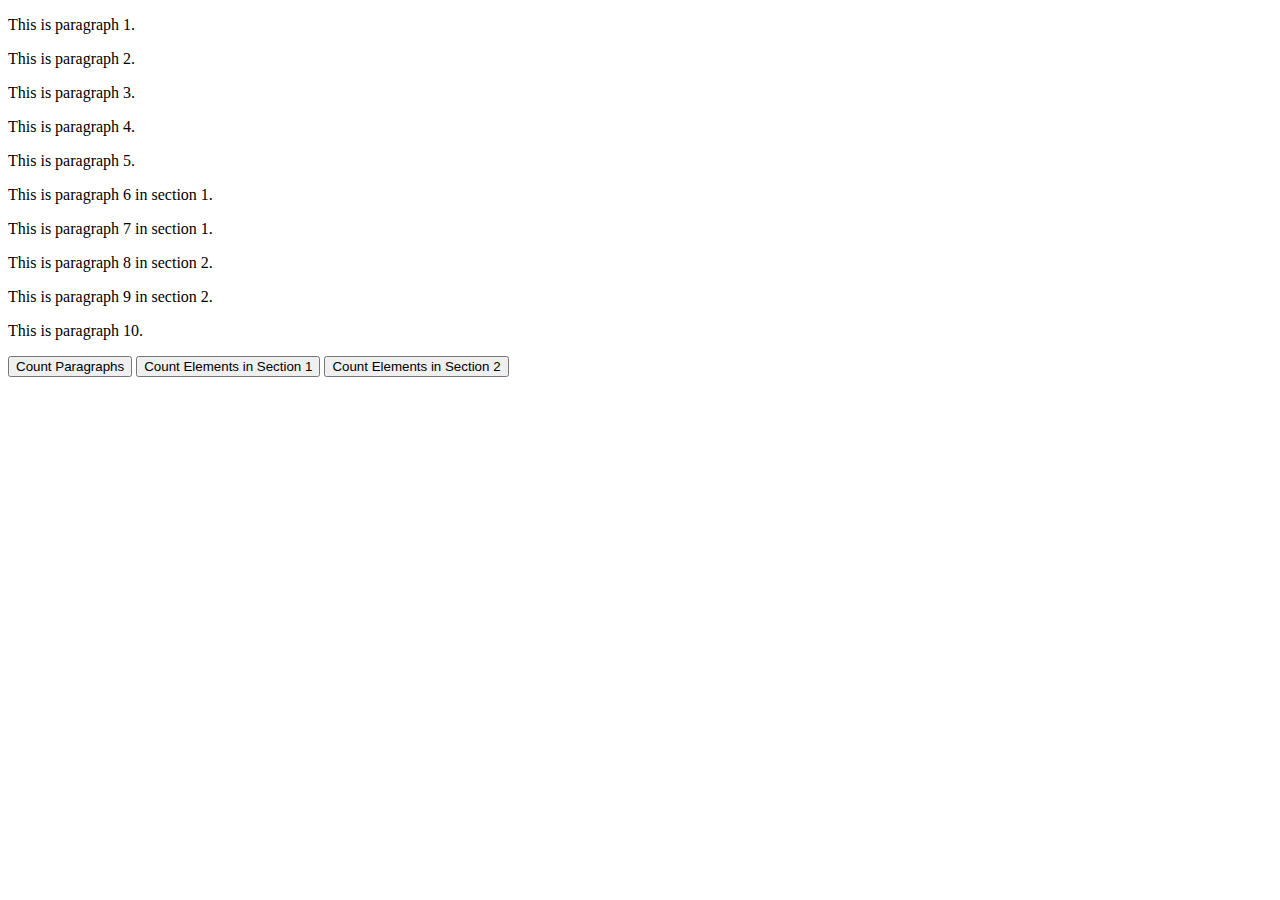
<file: index.html>
<!DOCTYPE html>
<html lang="en">
<head>
    <meta charset="UTF-8">
    <meta name="viewport" content="width=device-width, initial-scale=1.0">
    <title>Document</title>
    <script src="main.js" defer></script>
</head>
<body>
    <div>
        <p>This is paragraph 1.</p>
        <p>This is paragraph 2.</p>
        <p>This is paragraph 3.</p>
        <p>This is paragraph 4.</p>
        <p>This is paragraph 5.</p>
    </div>
    <div id="section1">
        <p>This is paragraph 6 in section 1.</p>
        <p>This is paragraph 7 in section 1.</p>
    </div>

    <div id="section2">
        <p>This is paragraph 8 in section 2.</p>
        <p>This is paragraph 9 in section 2.</p>
    </div>

    <div>
        <p>This is paragraph 10.</p>
    </div>
    <button onclick="countParagraphs()">Count Paragraphs</button>
    <button onclick="countSection1Elements()">Count Elements in Section 1</button>
    <button onclick="countSection2Elements()">Count Elements in Section 2</button>
    <div id="output1"></div>
    <div id="output2"></div>
    <div id="output3"></div>
</body>
</html>
</file>
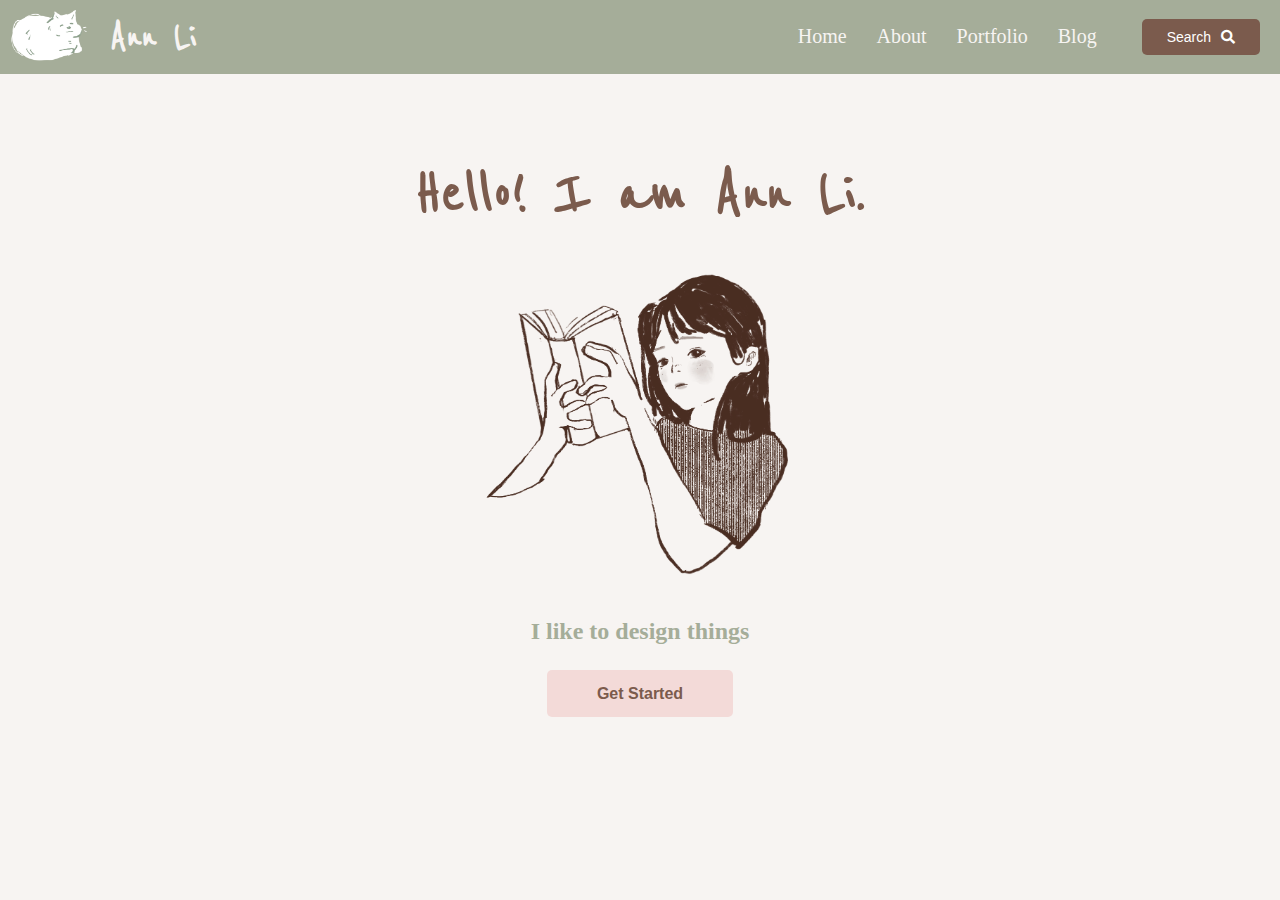
<file: Portfolio/index.html>
<!DOCTYPE html>
<html lang="en">
<head>
    <meta charset="UTF-8">
    <meta name="viewport" content="width=device-width, initial-scale=1.0">
    <title>Ann Li Portfolio</title>
    <!-- Correct Google Fonts link -->
<link href="https://fonts.googleapis.com/css2?family=Crushed&family=Reenie+Beanie&family=Roboto:wght@400;700&display=swap" rel="stylesheet">
    <!-- Correct Font Awesome link -->
    <link rel="stylesheet" href="https://cdnjs.cloudflare.com/ajax/libs/font-awesome/5.15.4/css/all.min.css">
    <link rel="stylesheet" href="styles.css">
</head>
<body>
    <header>
        <nav>
            <div class="logo">
                <img src="cat2.png" alt="Ann Li Logo" class="logo-img">
                <h1>Ann Li</h1>
            </div>
            <ul class="nav-links">
                <li><a href="#">Home</a></li>
                <li><a href="#">About</a></li>
                <li><a href="#">Portfolio</a></li>
                <li><a href="#">Blog</a></li>
            </ul>
                <button class="menu-icon"><i class="fas fa-bars"></i></button>
                <!-- Dropdown content for smaller screens -->
                <ul class="dropdown-content">
                    <li><a href="#">Home</a></li>
                    <li><a href="#">About</a></li>
                    <li><a href="#">Blog</a></li>
            </ul>
            <div class="search">
    <button>
        <span>Search</span> <!-- This will be hidden on mobile -->
        <i class="fas fa-search"></i> <!-- Only the icon will be visible on mobile -->
    </button>
</div>
        </nav>
    </header>

    <section class="middle">
        <h2>Hello! I am Ann Li.</h2>
        <img src="me.png" alt="My Image">
        <p>I like to design things</p>
        <a href="#" class="start-button">Get Started</a>
    </section>
  <script>
        const menuIcon = document.querySelector('.menu-icon');
        const dropdownContent = document.querySelector('.dropdown-content');

        // Toggle the dropdown menu on click
        menuIcon.addEventListener('click', () => {
            dropdownContent.classList.toggle('active');
        });

        // Optional: Close dropdown when clicking outside of it
        window.addEventListener('click', (event) => {
            if (!menuIcon.contains(event.target) && !dropdownContent.contains(event.target)) {
                dropdownContent.classList.remove('active');
            }
        });
    </script>
</body>
</body>
</html>
</file>
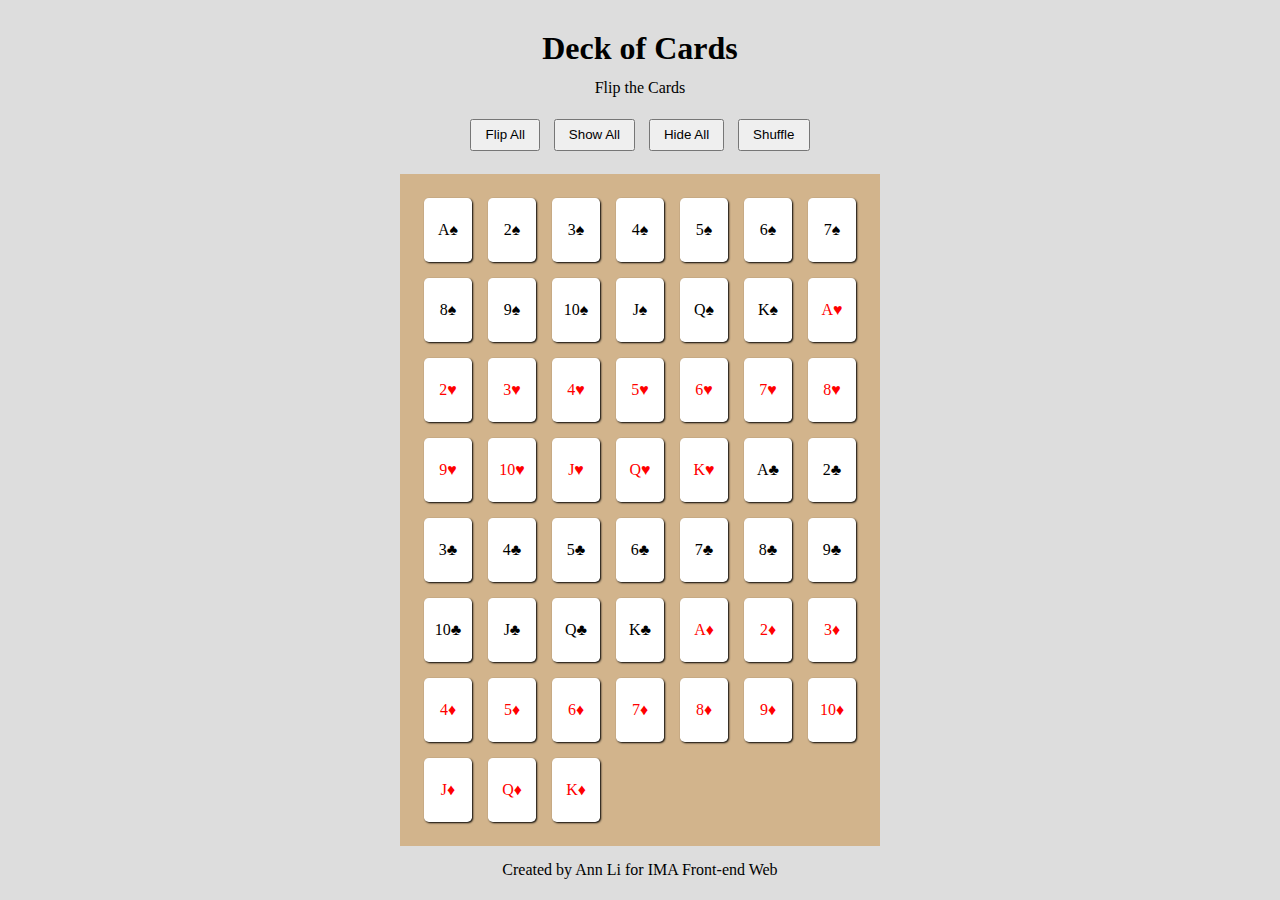
<file: Front-End-Web/Card Deck/index.html>
<!DOCTYPE html>
<html lang="en">
<head>
    <meta charset="UTF-8">
    <meta name="viewport" content="width=device-width, initial-scale=1.0">
    <title>Document</title>
    <link rel="stylesheet" href="style.css">
    <script src="main.js" defer></script>
</head>
<body>
    <header>
        <h1> Deck of Cards </h1>
        <p> Flip the Cards </p>
        <menu>
            <button id="flipAllButton"> Flip All </button>
            <button id="showAllButton"> Show All </button>
            <button id="hideAllButton"> Hide All </button>
            <button id="shuffleButton"> Shuffle </button>
        </menu>
    </header>
    <article id="mainDeck">
    </article>
    <footer>
        <p>Created by Ann Li for IMA Front-end Web</p>
    </footer>
</body>
</html>
</file>
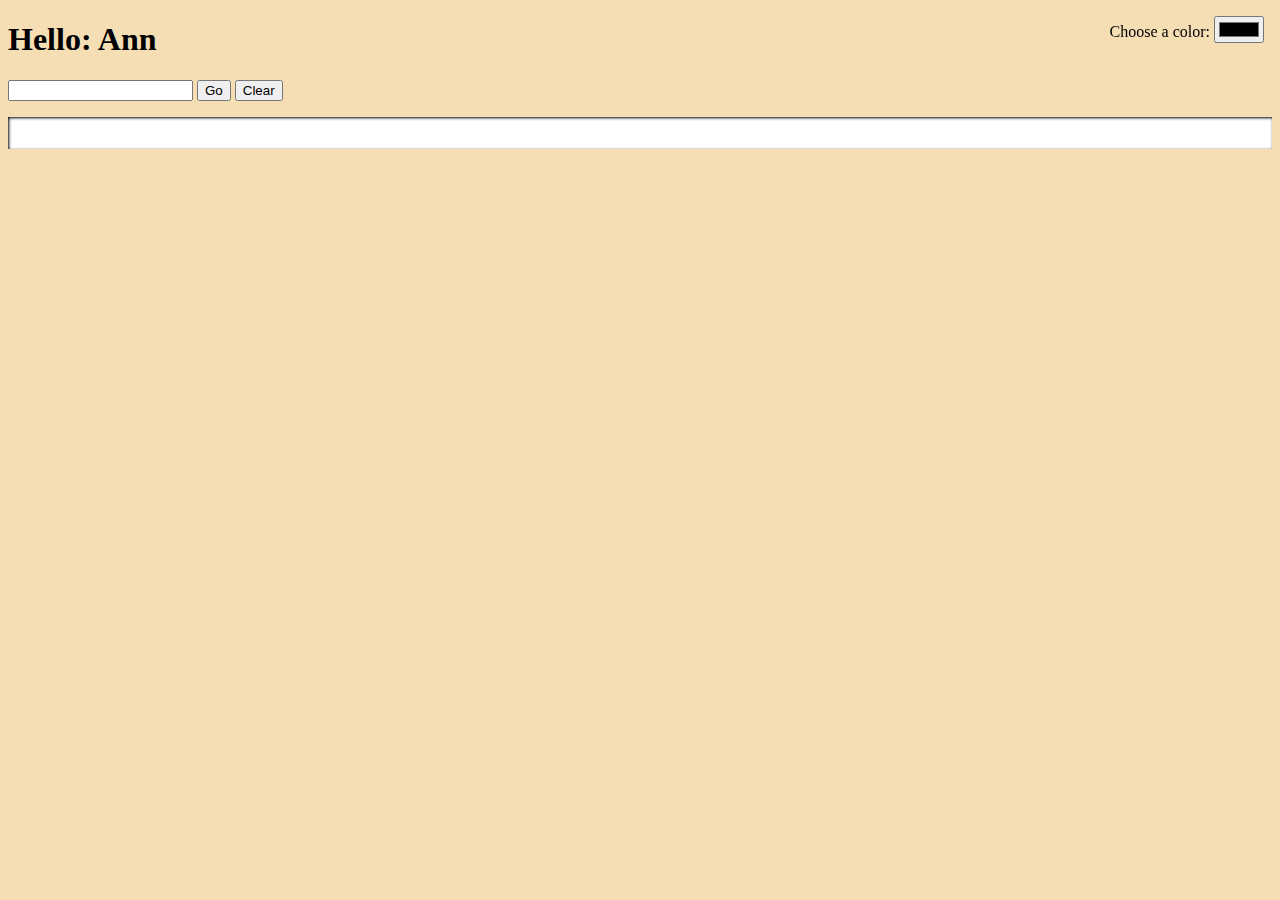
<file: Front-End-Web/Class 7/index.html>
<!DOCTYPE html>
<html lang="en">
<head>
    <meta charset="UTF-8">
    <meta name="viewport" content="width=device-width, initial-scale=1.0">
    <title>Document</title>
    <link rel="stylesheet" href="styles.css">
    <script src="main.js" defer></script> <!-- Fixed script tag -->
</head>
<body>
    <h1 id="pageHeading"> Squares Function</h1>
    <input id="maxNumInput" value = ''></input>
    <button id="goButton">Go</button>
    <button id="clearButton">Clear</button>
    <div id="displayText"></div> 

    <aside id="settingsSection">
        <label>Choose a color: </label>
        <input id="bgColorInput" type="color"/>
    </aside>
</body>
</html>
</file>
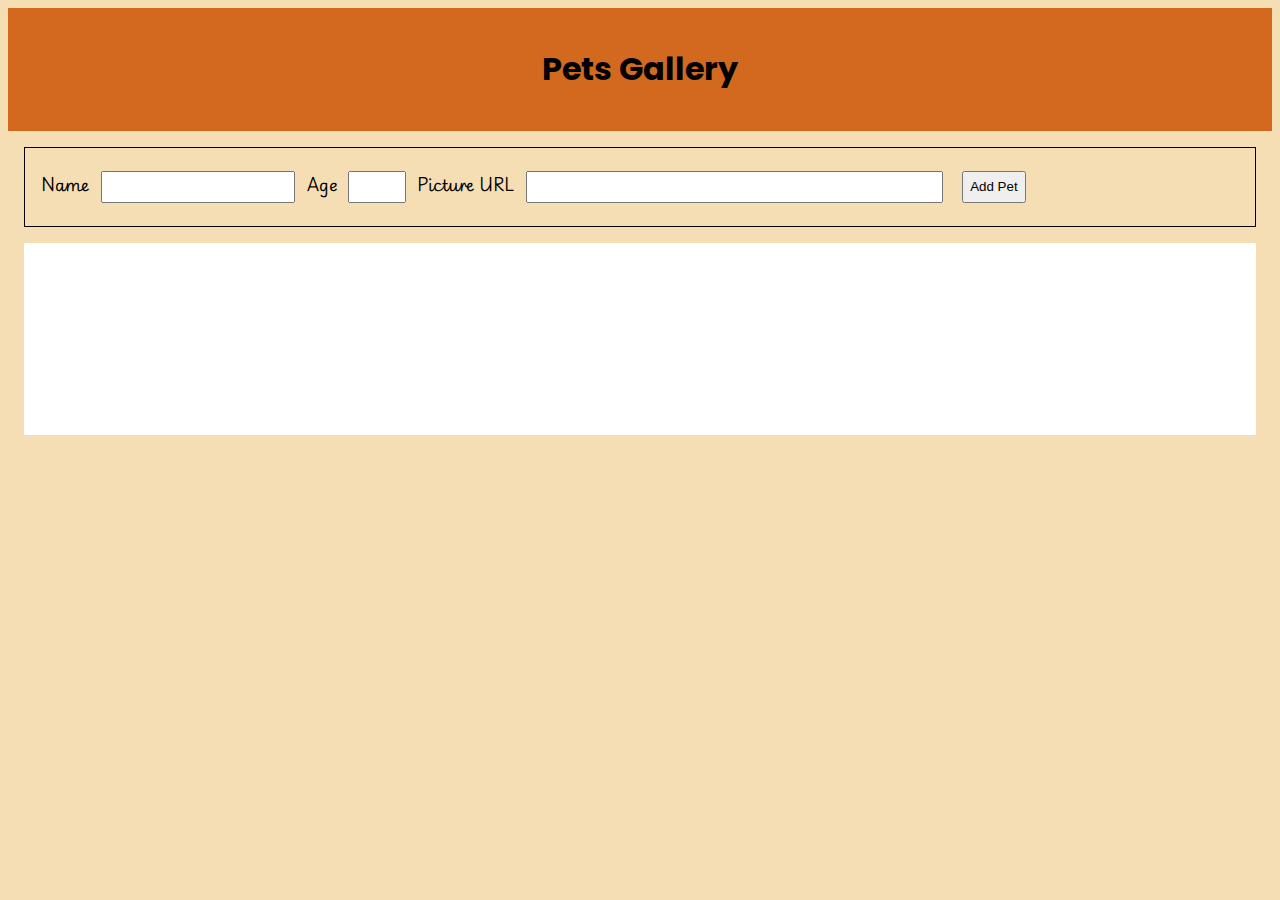
<file: Front-End-Web/Pet Gallery/index.html>
<!DOCTYPE html>
<html lang="en">
<head>
    <meta charset="UTF-8">
    <meta name="viewport" content="width=device-width, initial-scale=1.0">
    <title>Document</title>

    <link rel="stylesheet" href="styles.css"/>

    <link rel="preconnect" href="https://fonts.googleapis.com">
    <link rel="preconnect" href="https://fonts.gstatic.com" crossorigin>
    <link href="https://fonts.googleapis.com/css2?family=Playwrite+GB+S:ital,wght@0,100..400;1,100..400&family=Poppins:ital,wght@0,100;0,200;0,300;0,400;0,500;0,600;0,700;0,800;0,900;1,100;1,200;1,300;1,400;1,500;1,600;1,700;1,800;1,900&family=Poppins:ital,wght@0,100;0,200;0,300;0,400;0,500;0,600;0,700;0,800;0,900;1,100;1,200;1,300;1,400;1,500;1,600;1,700;1,800;1,900&display=swap" rel="stylesheet">  

    <script src="main.js" defer></script>

</head>
<body>
    <header>    
        <h1>Pets Gallery</h1>
    </header>
    <fieldset>
        <label>Name</label>
        <input id = "nameInput">
        <label>Age</label>
        <input id="ageInput" type="number"/>
        <label>Picture URL</label>
        <input id="pictureInput"/>
        <button id="addButton">Add Pet</button>
    </fieldset>
    <main id="petsGalleryMain">

    </main>
</body>
</html>
</file>
<file: Portfolio/styles.css>
* {
    margin: 0;
    padding: 0;
    box-sizing: border-box;
    font-family: 'Arial', sans-serif;
}

body {
    background-color: #F7F4F2; /* Off white as the overall background */
    color: #7B5B4D; /* Lighter brown for main body text */
}

header {
    background-color: #A5AD99; /* Sage Green for the header for contrast */
    padding: 10px;
    display: flex;
    justify-content: space-between;
    align-items: center;
}

.logo {
    margin-right: auto;
    display: flex;
    align-items: center;
}

.logo-img {
    width: 80px;
    height: auto;
    margin-right: 20px;
}

.logo h1 {
    font-family: 'Reenie Beanie';
    font-size: 42px;
    color: #F7F4F2; /* Off-white text for contrast on Sage Green header */
}

nav {
    display: flex;
    align-items: center;
    width: 100%;
    justify-content: flex-end;
}

.menu-icon {
    display: none; /* Hidden by default */
}

.dropdown-content {
    display: none; /* Hidden by default */
}

.nav-links {
    list-style: none;
    display: flex;
    margin-right: 20px;
}

.nav-links li {
    margin: 0 15px;
}

.nav-links a {
    text-decoration: none;
    color: #F7F4F2; /* Off-white links on the Sage Green background */
    font-family: 'Crushed'; 
    font-size: 20px;
}


.search {
    display: flex;
    align-items: center;
}

.search button {
    background-color: #7B5B4D; 
    color: white; 
    border: none;
    padding: 10px 25px;
    margin-left: 10px;
    margin-right: 10px;
    border-radius: 5px;
    cursor: pointer;
    display: flex;
    align-items: center;
    justify-content: center;
    font-family: 'Roboto';
    font-size: 14px;
}

.search button span {
    margin-right: 10px;
}

.middle {
    text-align: center;
    padding: 80px 20px;
}

.middle h2 {
    font-size: 68px;
    font-family: 'Reenie Beanie';
    color: #7B5B4D; /* Lighter brown for strong contrast */
}

.middle img {
    width: 320px;
    height: auto;
    margin: 30px;
}

.middle p {
    font-family: 'Crushed';
    font-size: 24px; /* Increase size slightly for emphasis */
    font-weight: bold;
    color: #A5AD99; /* Sage Green for contrast with body text */
    margin-bottom: 40px;
}

.start-button {
    text-decoration: none;
    background-color: #F3DAD8; /* Light pink for button background */
    color: #7B5B4D; /* Lighter brown for button text */
    padding: 15px 50px;
    border-radius: 5px;
    font-weight: bold;
    cursor: pointer;
    transition: background-color 0.3s; /* Smooth transition on hover */
}

.start-button:hover {
    background-color: #7B5B4D; /* Lighter brown on hover */
    color: #F7F4F2; /* Off-white text on hover */
}

/* Additional styling for hover states */
.nav-links a:hover {
    color: #F3DAD8; /* Light pink on hover for nav links */
}

.search button:hover {
    background-color: #F3DAD8; /* Light pink on hover for the search button */
    color: #7B5B4D; /* Lighter brown text on hover for the search button */
}

/* Media Query for smaller devices (up to 768px width) */
@media (max-width: 768px) {
    header {
        padding: 10px 20px;
    }

    .logo h1 {
        font-size: 36px; /* Smaller font for the logo */
    }

    nav {
        justify-content: flex-end;
    }

    .nav-links{
        display:none;
    }

    .menu-icon {
        display: block;
        background: transparent; /* Remove default button background */
        border: none; /* Remove border */
        cursor: pointer; /* Change cursor to pointer */
        color: #F7F4F2; /* Change icon color to match the theme */
        font-size: 24px; /* Adjust size as needed */
        margin-right: 20px; /* Add margin to separate from links */
    }
    
    .menu-icon:hover {
        color: #F3DAD8; /* Change color on hover for better UX */
    }
    
    .dropdown-content {
        display: none; /* Hidden by default */
    }

    .search button {
        padding: 8px 15px; /* Smaller padding for a smaller button */
        font-size: 14px; /* Adjust font size for smaller button */
    }

    .middle h2 {
        font-size: 48px; /* Adjusted for smaller screens */
    }

    .middle img {
        width: 200px; /* Smaller image for mobile */
        height: auto;
    }

    .middle p {
        font-size: 18px; /* Slightly smaller text for mobile */
    }

    .start-button {
        font-size: 18px; /* Adjusted for smaller screens */
        padding: 10px 20px;
    }

    .dropdown-content {
        list-style: none; /* Remove bullet points from the dropdown */
        padding: 0; /* Remove default padding */
        margin: 0; /* Remove default margin */
    }

    /* Show the dropdown menu when active */
    .dropdown-content.active {
        display: flex; /* Use flex for vertical alignment */
        flex-direction: column;
        position: absolute;
        top: 60px;
        background-color: #7B5B4D; /* Matching color theme */
        padding: 10px;
        border-radius: 5px;
    }

    .dropdown-content li {
        margin: 10px 0;
    }

    .dropdown-content a {
        font-family: 'Crushed';
        color: #F7F4F2; /* Off-white links */
        text-decoration: none;
        padding: 5px 10px;
        display: block;
    }
}
/* Media Query for Phone Screen Size (up to 480px width) */
@media (max-width: 480px) {
    header {
        padding: 10px 15px; /* Adjust header padding for smaller screens */
    }

    .logo h1 {
        font-size: 28px; /* Smaller font for the logo on phone */
    }

    .search input {
        display: none; /* Hide the search input */
    }

    .search button {
        padding: 0px;
        background-color: transparent;
    }
  
  .search button:hover {
        background-color: transparent; /* Transparent background on hover */
        color: #F3DAD8; /* Change text color on hover if desired */
    }

    .search button span {
        display: none; /* Ensure any text within the button is hidden */
    }

    .middle h2 {
        font-size: 36px; /* Smaller font for middle section */
    }

    .middle img {
        width: 180px; /* Smaller image for mobile */
        height: auto;
    }

    .middle p {
        font-size: 16px; /* Slightly smaller text for mobile */
    }

    .start-button {
        font-size: 16px; /* Adjusted for smaller screens */
        padding: 8px 16px; /* Adjust padding */
    }

    /* Dropdown Menu Adjustments */
    .dropdown-content {
        right: 10px; /* Align dropdown to the left */
        padding: 8px; /* Adjust padding for dropdown */
    }

    .dropdown-content a {
        font-size: 16px; /* Smaller font size for dropdown links */
        padding: 4px 8px; /* Adjust padding for links */
    }

    .menu-icon {
        font-size: 24px; /* Increase icon size for better tap area */
    }
}
</file>
<file: Front-End-Web/Class 7/styles.css>
body{
    background-color: wheat;
}

#displayText{
    background-color: white;
    margin: 1em 0;
    padding: 1em;
    box-shadow: inset 1px 1px 3px black;

}

#settingsSection {
    position: fixed;
    top: 0;
    right: 0;
    margin: 1em; 

}
</file>
<file: Front-End-Web/Pet Gallery/styles.css>
body {
    font-family: "Playwrite GB S", serif;
    background-color: wheat;
}

h1, h2, h3 {
    font-family: Poppins;
}

body>header{
    background-color: chocolate;
    padding: 1em;
    text-align: center;
}



.error{
    border: solid 2px red;
}

body>header>h1 {
    font-size: 2em;
    font-weight: bold;
}

h2 {
    font-size: 1.5em;
    font-weight: bold;
  }
  

body>fieldset{
    padding: 1em;
    border: solid 1px black;
    margin: 1em;
}

input, button{
    margin: 0.5em;
    padding: 0.5em;
}

#petsGalleryMain{
    background-color: white;
    min-height: 10em;
    margin: 1em;
    padding: 1em;
    display: flex;
    flex-wrap: wrap;
}

#petsGalleryMain>section{
    margin: 1em;
}
#petsGalleryMain>section>img{
    width: 10em;
    height: 10em;
    object-fit: cover;
}

#ageInput {
    width: 3em;
}

#pictureInput {
    width: 30em;
}
</file>
<file: Front-End-Web/Card Deck/style.css>
/* http://meyerweb.com/eric/tools/css/reset/ 
   v2.0 | 20110126
   License: none (public domain)
*/

html, body, div, span, applet, object, iframe,
h1, h2, h3, h4, h5, h6, p, blockquote, pre,
a, abbr, acronym, address, big, cite, code,
del, dfn, em, img, ins, kbd, q, s, samp,
small, strike, strong, sub, sup, tt, var,
b, u, i, center,
dl, dt, dd, ol, ul, li,
fieldset, form, label, legend,
table, caption, tbody, tfoot, thead, tr, th, td,
article, aside, canvas, details, embed, 
figure, figcaption, footer, header, hgroup, 
menu, nav, output, ruby, section, summary,
time, mark, audio, video {
	margin: 0;
	padding: 0;
	border: 0;
	font-size: 100%;
	font: inherit;
	vertical-align: baseline;
}
/* HTML5 display-role reset for older browsers */
article, aside, details, figcaption, figure, 
footer, header, hgroup, menu, nav, section {
	display: block;
}
body {
	line-height: 1;
}
ol, ul {
	list-style: none;
}
blockquote, q {
	quotes: none;
}
blockquote:before, blockquote:after,
q:before, q:after {
	content: '';
	content: none;
}
table {
	border-collapse: collapse;
	border-spacing: 0;
}

/*
This is Ann's code
*/

body {
    font-family: verdana;
    background-color: #ddd;
    width: fit-content;
    margin: 0 auto;
    text-align: center;
}

h1 {
    display: flex;
    justify-content: center;
    font-weight: bold;
    font-size: 2em;
    margin-top: 1em;
}

p {
    display: flex;
    justify-content: center;
    margin-top: 1em;
}

menu{
    display: flex;
    justify-content: center;
    margin-top: 1em;
}

menu>button{
    margin: 0.5em;
    padding: 0.5em 1em;
}

#mainDeck {
    width: 28em;
    background-color: tan;
    margin: 1em;
    padding: 1em;
    display: flex;
    flex-wrap: wrap;
}

.card {
    transition: 0.2s;
    cursor: pointer;
    background-color: white;
    margin: 0.5em;
    display: flex;
    justify-content: center;
    align-items: center;
    width: 3em;
    height: 4em;
    /*Thismakestextbehavelikenowrappingtextbox*/border-radius: 0.3em ;
    -webkit-border-radius:0.3em;
    -moz-border-radius:0.3em;
    -ms-border-radius:0.3em;
    -o-border-radius:0.3em;
    box-shadow: 1px 1px 2px black;
    -webkit-transition: 0.2s;
    -moz-transition: 0.2s;
    -ms-transition: 0.2s;
    -o-transition: 0.2s;
}

.flipped{
    background-color: slategray;
    color: slategray !important;
    transform: rotateY(180deg);
    -webkit-transform: rotateY(180deg);
    -moz-transform: rotateY(180deg);
    -ms-transform: rotateY(180deg);
    -o-transform: rotateY(180deg);
}
</file>
